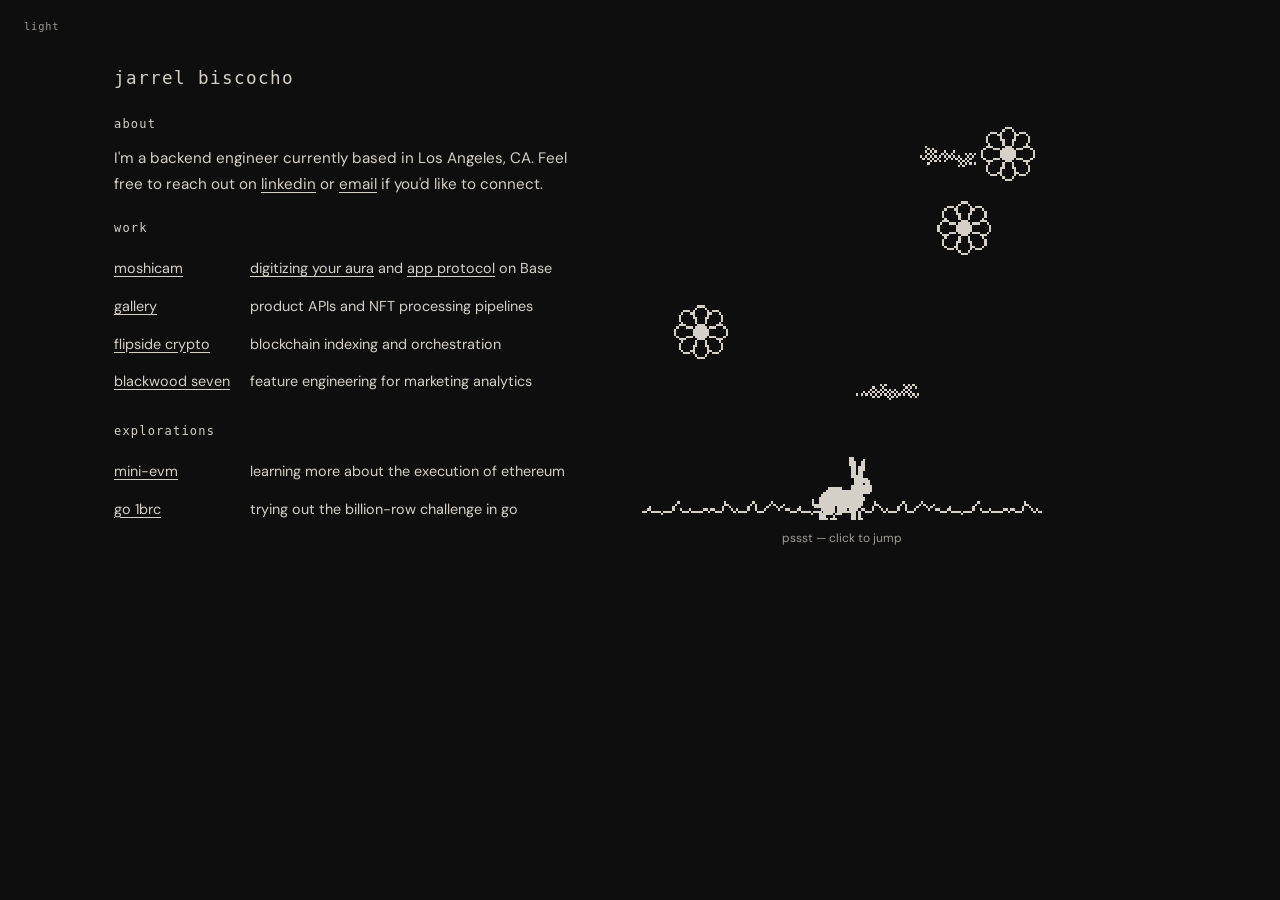
<file: index.html>
<!DOCTYPE html>
<html lang="en">
<head>
    <meta charset="UTF-8">
    <meta name="viewport" content="width=device-width, initial-scale=1.0">
    <meta property="og:type" content="website">
    <meta property="og:title" content="Jarrel Biscocho">
    <title>jarrel biscocho</title>
    <link rel="preconnect" href="https://fonts.googleapis.com">
    <link rel="preconnect" href="https://fonts.gstatic.com" crossorigin>
    <link href="https://fonts.googleapis.com/css2?family=DM+Sans:ital,opsz,wght@0,9..40,300;0,9..40,400;1,9..40,300&display=swap" rel="stylesheet">
    <link rel="preload" href="./static/bunny_dark.png" as="image">
    <link rel="stylesheet" href="./static/style.css">
</head>
<body>
    <button class="theme-toggle" id="themeToggle">light</button>
    <div class="page">
        <h1>jarrel biscocho</h1>
        <div class="layout">
        <div class="content">
            <h2>about</h2>
            <p>I'm a backend engineer currently based in Los Angeles, CA. Feel free to reach out on <a href="https://www.linkedin.com/in/jarrelb/">linkedin</a> or <a href="mailto:jb&#64;jarrel&#46;xyz?subject=Let%27s%20connect">email</a> if you'd like to connect.</p>

            <h2>work</h2>
            <div class="rows">
                <div class="row">
                    <span class="row-label"><a href="https://moshi.cam/">moshicam</a></span>
                    <span class="row-value"><a href="https://paragraph.com/@moshicam/digitizing-your-aura">digitizing your aura</a> and <a href="https://basescan.org/address/0x75Bd14eB13bEF81db5AB07ff53a2dB3B7e6A42A7#code">app protocol</a> on Base</span>
                </div>
                <div class="row">
                    <span class="row-label"><a href="https://gallery.so/dcinvestor">gallery</a></span>
                    <span class="row-value">product APIs and NFT processing pipelines</span>
                </div>
                <div class="row">
                    <span class="row-label"><a href="https://flipsidecrypto.xyz">flipside crypto</a></span>
                    <span class="row-value">blockchain indexing and orchestration</span>
                </div>
                <div class="row">
                    <span class="row-label"><a href="https://blackwoodseven.com/">blackwood seven</a></span>
                    <span class="row-value">feature engineering for marketing analytics</span>
                </div>
            </div>

            <h2>explorations</h2>
            <div class="rows">
                <div class="row">
                    <span class="row-label"><a href="https://github.com/jarrel-b/evm-from-scratch">mini-evm</a></span>
                    <span class="row-value">learning more about the execution of ethereum</span>
                </div>
                <div class="row">
                    <span class="row-label"><a href="https://github.com/jarrel-b/go-1brc">go 1brc</a></span>
                    <span class="row-value">trying out the billion-row challenge in go</span>
                </div>
            </div>
        </div>
        <div class="canvas-wrap">
            <canvas width="512" height="512" id="canvas" role="img" aria-label="Interactive game — move your mouse to guide the character and click to jump.">
                <noscript>Enable JavaScript to play the interactive game.</noscript>
            </canvas>
            <p class="canvas-hint">pssst &mdash; click to jump</p>
        </div>
        </div>
    </div>
</body>
<script defer>
    const canvas = document.getElementById('canvas');
    const c = canvas.getContext('2d');
    c.imageSmoothingEnabled = false;

    const jumpHeight = -4;
    const gravity = 0.08;
    const upwardForce = -0.2;
    const downwardForce = 0.15;
    const boostDurationFrames = 12;

    const platformSpeed = 0.5;
    const platformAmplitude = 5;
    const platformFrequency = 0.02;

    const NUM_COLS = 4;
    const NUM_ROWS = 4;
    const DISPLAY_SCALE = 3;

    const JUMP_SEQUENCE = [1, 2, 3, 1];
    const ANIM_FRAME_DURATION = 8;
    const PLATFORM_DEATH_SEQUENCE = [1, 2, 3];
    const PLATFORM_DEATH_FRAME_DURATION = 6;
    const WALK_SEQUENCE = [[0,0], [0,1], [0,2], [0,3]];
    const WALK_FRAME_DURATION = 8;

    let spriteWidth = 0, spriteHeight = 0, spriteFrameWidth = 0, spriteFrameHeight = 0;

    const spriteDark = new Image();
    const spriteLight = new Image();
    let sprite = spriteDark;

    spriteDark.onload = () => {
        spriteFrameWidth = spriteDark.naturalWidth / NUM_COLS;
        spriteFrameHeight = spriteDark.naturalHeight / NUM_ROWS;
        spriteWidth = spriteFrameWidth * DISPLAY_SCALE;
        spriteHeight = spriteFrameHeight * DISPLAY_SCALE;
    };
    spriteDark.src = './static/bunny_dark.png';
    spriteLight.src = './static/bunny_light.png';

    let isDark = true;
    let canvasBg = '#0e0e0e';
    sprite = spriteDark;
    document.documentElement.dataset.theme = 'dark';

    document.getElementById('themeToggle').addEventListener('click', () => {
        isDark = !isDark;
        document.documentElement.dataset.theme = isDark ? 'dark' : 'light';
        document.getElementById('themeToggle').textContent = isDark ? 'light' : 'dark';
        sprite = isDark ? spriteDark : spriteLight;
        canvasBg = isDark ? '#0e0e0e' : '#d4d0c8';
    });

    function drawFrame(col, row, x, y) {
        c.drawImage(sprite, col * spriteFrameWidth, row * spriteFrameHeight, spriteFrameWidth, spriteFrameHeight, x, y, spriteWidth, spriteHeight);
    }

    let animFrame = 0;
    let animTimer = 0;
    let isAnimating = false;
    let landingFrames = 0
    let walkFrame = 0;
    let walkTimer = 0;
    let dustFrame = -1;
    let dustTimer = 0;
    const DUST_FRAME_COUNT = 4;
    const DUST_FRAME_DURATION = 4;

    function startJumpAnimation() {
        animFrame = 0;
        animTimer = 0;
        isAnimating = true;
    }

    function updateAnimation() {
        if (!isAnimating) return;
        if (++animTimer >= ANIM_FRAME_DURATION) {
            animTimer = 0;
            if (++animFrame >= JUMP_SEQUENCE.length) isAnimating = false;
        }
    }

    let circleX = canvas.width / 2;
    let circleY = canvas.height - spriteHeight / 2;
    let prevCircleX = circleX;
    let facingLeft = false;
    let boostRemainingFrames = 0;
    let velocityY = 0;
    let cameraY = 0, smoothCameraY = 0, time = 0;
    let onGround = true;

    function makePlatform(x, y, phase) {
        return { x, originX: x, y, phase, dying: false, dyingFrame: 0, dyingTimer: 0 };
    }

    let platforms = [], highestPlatformY = 0;

    function initPlatforms() {
        platforms = [makePlatform(canvas.width / 2, canvas.height - 200, 0)];
        highestPlatformY = platforms[0].y;
    }
    initPlatforms();

    let clouds = [], highestCloudY = canvas.height;

    function addCloud() {
        const newY = highestCloudY - (120 + Math.random() * 200);
        for (let attempt = 0; attempt < 10; attempt++) {
            const newX = Math.random() * (canvas.width - spriteWidth);
            const overlaps = clouds.some(cl => Math.abs(cl.x - newX) < spriteWidth && Math.abs(cl.y - newY) < spriteHeight);
            if (!overlaps) {
                clouds.push({ x: newX, y: newY, col: 2 + Math.floor(Math.random() * 2) });
                break;
            }
        }
        highestCloudY = newY;
    }

    function addPlatform() {
        const newY = highestPlatformY - (80 + Math.random() * 80);
        const newX = Math.max(Math.min(Math.random() * canvas.width, canvas.width - 2 * spriteWidth), 2 * spriteWidth);
        platforms.push(makePlatform(newX, newY, Math.random() * Math.PI * 2));
        highestPlatformY = newY;
    }

    function collidesWithPlatform(platform) {
        return (
            circleY + spriteHeight / 2 >= platform.y &&
            circleY - spriteHeight / 2 <= platform.y + spriteHeight + Math.abs(velocityY) &&
            circleX + spriteWidth / 2 >= platform.x &&
            circleX - spriteWidth / 2 <= platform.x + spriteWidth
        );
    }

    function getCanvasX(clientX) {
        const rect = canvas.getBoundingClientRect();
        return (clientX - rect.left) * (canvas.width / rect.width);
    }

    function clampCircleX(x) {
        circleX = Math.max(spriteWidth / 2, Math.min(x, canvas.width - spriteWidth / 2));
    }

    function tryJump() {
        if (circleY >= canvas.height - spriteHeight / 2) {
            velocityY = jumpHeight;
            boostRemainingFrames = boostDurationFrames;
            onGround = false;
            startJumpAnimation();
        }
    }

    function animate() {
        if (boostRemainingFrames > 0) {
            velocityY += upwardForce;
            boostRemainingFrames--;
        } else {
            velocityY += velocityY < 0 ? gravity : downwardForce;
        }
        velocityY += gravity;
        circleY += velocityY;

        const desiredTarget = onGround ? 0 : circleY - canvas.height * 0.5;
        smoothCameraY += (desiredTarget - smoothCameraY) * 0.05;
        cameraY += (smoothCameraY - cameraY) * 0.1;
        if (!onGround) {
            cameraY = Math.max(cameraY, circleY - canvas.height * 0.8);
            cameraY = Math.min(cameraY, circleY - canvas.height * 0.2);
        }

        const moving = circleX !== prevCircleX;
        if (circleX < prevCircleX) facingLeft = true;
        else if (circleX > prevCircleX) facingLeft = false;
        prevCircleX = circleX;

        if (onGround && moving) {
            if (++walkTimer >= WALK_FRAME_DURATION) {
                walkTimer = 0;
                walkFrame = (walkFrame + 1) % WALK_SEQUENCE.length;
            }
        } else if (onGround) {
            walkFrame = 0;
            walkTimer = 0;
        }

        updateAnimation();

        if (platforms.length > 0) highestPlatformY = Math.min(...platforms.map(p => p.y));
        while (highestPlatformY > cameraY - canvas.height) addPlatform();
        platforms = platforms.filter(p => p.y < cameraY + canvas.height);

        while (highestCloudY > cameraY - canvas.height * 2) addCloud();
        clouds = clouds.filter(cl => cl.y < cameraY + canvas.height * 32);

        c.fillStyle = canvasBg;
        c.fillRect(0, 0, canvas.width, canvas.height);

        c.save();
        c.translate(0, -cameraY);
        time++;

        for (const cloud of clouds) drawFrame(cloud.col, 2, cloud.x, cloud.y);

        if (spriteWidth > 0) {
            const numGrassTiles = Math.ceil(canvas.width / spriteWidth);
            for (let i = 0; i < numGrassTiles; i++) drawFrame(i % 2, 2, i * spriteWidth, canvas.height - spriteHeight);
        }

        for (let i = platforms.length - 1; i >= 0; i--) {
            const platform = platforms[i];
            platform.y += platformSpeed;
            platform.x = platform.originX + platformAmplitude * Math.sin(time * platformFrequency + platform.phase);

            if (platform.dying) {
                if (++platform.dyingTimer >= PLATFORM_DEATH_FRAME_DURATION) {
                    platform.dyingTimer = 0;
                    if (++platform.dyingFrame >= PLATFORM_DEATH_SEQUENCE.length) {
                        platforms.splice(i, 1);
                        continue;
                    }
                }
                drawFrame(PLATFORM_DEATH_SEQUENCE[platform.dyingFrame], 1, platform.x, platform.y);
            } else {
                drawFrame(0, 1, platform.x, platform.y);
                if (velocityY > 0 && collidesWithPlatform(platform)) {
                    onGround = false;
                    velocityY = jumpHeight;
                    boostRemainingFrames = boostDurationFrames;
                    startJumpAnimation();
                    platform.dying = true;
                }
            }
        }

        if (circleY >= canvas.height - spriteHeight / 2) {
            circleY = canvas.height - spriteHeight / 2;
            velocityY = 0;
            boostRemainingFrames = 0;
            if (!onGround) {
                landingFrames = 6;
                dustFrame = 0;
                dustTimer = 0;
                if (!platforms.some(p => p.y >= cameraY && p.y <= cameraY + canvas.height)) initPlatforms();
            }
            onGround = true;
        }

        let spriteRow = 0, spriteCol;
        if (isAnimating) {
            spriteCol = JUMP_SEQUENCE[animFrame];
        } else if (landingFrames > 0) {
            spriteCol = 1;
            landingFrames--;
        } else if (onGround) {
            [spriteRow, spriteCol] = WALK_SEQUENCE[walkFrame];
        } else {
            spriteCol = velocityY < 0 ? 2 : 3;
        }

        c.save();
        c.translate(circleX, circleY);
        if (facingLeft) c.scale(-1, 1);
        drawFrame(spriteCol, spriteRow, -spriteWidth / 2, -spriteHeight / 2);
        c.restore();

        if (dustFrame >= 0) {
            drawFrame(dustFrame, 3, circleX - spriteWidth / 2, canvas.height - spriteHeight);
            if (++dustTimer >= DUST_FRAME_DURATION) {
                dustTimer = 0;
                if (++dustFrame >= DUST_FRAME_COUNT) {
                    dustFrame = -1;
                }
            }
        }

        c.restore();
        requestAnimationFrame(animate);
    }

    canvas.addEventListener('mousemove', e => clampCircleX(getCanvasX(e.clientX)));
    canvas.addEventListener('click', tryJump);
    canvas.addEventListener('touchmove', e => { e.preventDefault(); clampCircleX(getCanvasX(e.touches[0].clientX)); }, { passive: false });
    canvas.addEventListener('touchstart', tryJump);

    animate();
</script>
</html>
</file>
<file: static/style.css>
*, *::before, *::after {
    box-sizing: border-box;
    margin: 0;
    padding: 0;
}

:root {
    --bg: #0e0e0e;
    --fg: #d4d0c8;
    --fg-muted: #9e9a92;
}

[data-theme="light"] {
    --bg: #d4d0c8;
    --fg: #0e0e0e;
    --fg-muted: #6b6a67;
}

body {
    background: var(--bg);
    color: var(--fg);
    font-family: 'DM Sans', system-ui, sans-serif;
    font-size: 0.95rem;
    line-height: 1.7;
    transition: background 0.2s ease, color 0.2s ease;
}

.page {
    max-width: 1100px;
    margin: 0 auto;
    padding: 64px 24px 80px;
}

.layout {
    display: flex;
    flex-direction: row;
    align-items: flex-end;
    gap: 48px;
}

.content {
    flex: 1;
    min-width: 0;
    max-width: 480px;
}

.canvas-wrap {
    flex-shrink: 0;
    width: 400px;
}

@media (max-width: 860px) {
    .page { padding: 40px 16px 60px; }
    .layout { flex-direction: column; }
    .content { max-width: none; }
    .canvas-wrap { width: 100%; }
    body { font-size: 0.9rem; }
    h1 { font-size: 1rem; }
}

h1 {
    font-family: ui-monospace, 'Cascadia Code', 'Source Code Pro', monospace;
    font-size: 1.1rem;
    font-weight: 400;
    letter-spacing: 0.08em;
    text-transform: lowercase;
    color: var(--fg);
    margin-bottom: 20px;
}

h2 {
    font-family: ui-monospace, 'Cascadia Code', 'Source Code Pro', monospace;
    font-size: 0.75rem;
    font-weight: 400;
    letter-spacing: 0.1em;
    text-transform: lowercase;
    color: var(--fg);
    margin-bottom: 12px;
}

p {
    color: var(--fg);
    margin-bottom: 20px;
}

a {
    color: var(--fg);
    text-underline-offset: 3px;
    transition: color 0.15s ease;
}

a:hover { opacity: 0.7; }

.rows {
    display: flex;
    flex-direction: column;
    margin-bottom: 20px;
}

.row {
    display: flex;
    gap: 16px;
    padding: 8px 0;
    font-size: 0.9rem;
    line-height: 1.5;
}

.row-label {
    color: var(--fg-muted);
    min-width: 120px;
    flex-shrink: 0;
}

.row-value {
    color: var(--fg);
}

canvas {
    display: block;
    width: 100%;
    max-width: 512px;
    height: auto;
    aspect-ratio: 1;
    image-rendering: pixelated;
    cursor: pointer;
}

.canvas-hint {
    margin: 8px 0 0;
    font-size: 0.75rem;
    color: var(--fg-muted);
    text-align: center;
}

.theme-toggle {
    position: fixed;
    top: 16px;
    left: 16px;
    background: none;
    border: none;
    color: var(--fg-muted);
    font-family: ui-monospace, 'Cascadia Code', 'Source Code Pro', monospace;
    font-size: 0.65rem;
    letter-spacing: 0.08em;
    padding: 4px 8px;
    cursor: pointer;
    transition: color 0.15s ease;
}

.theme-toggle:hover { color: var(--fg); }
</file>
